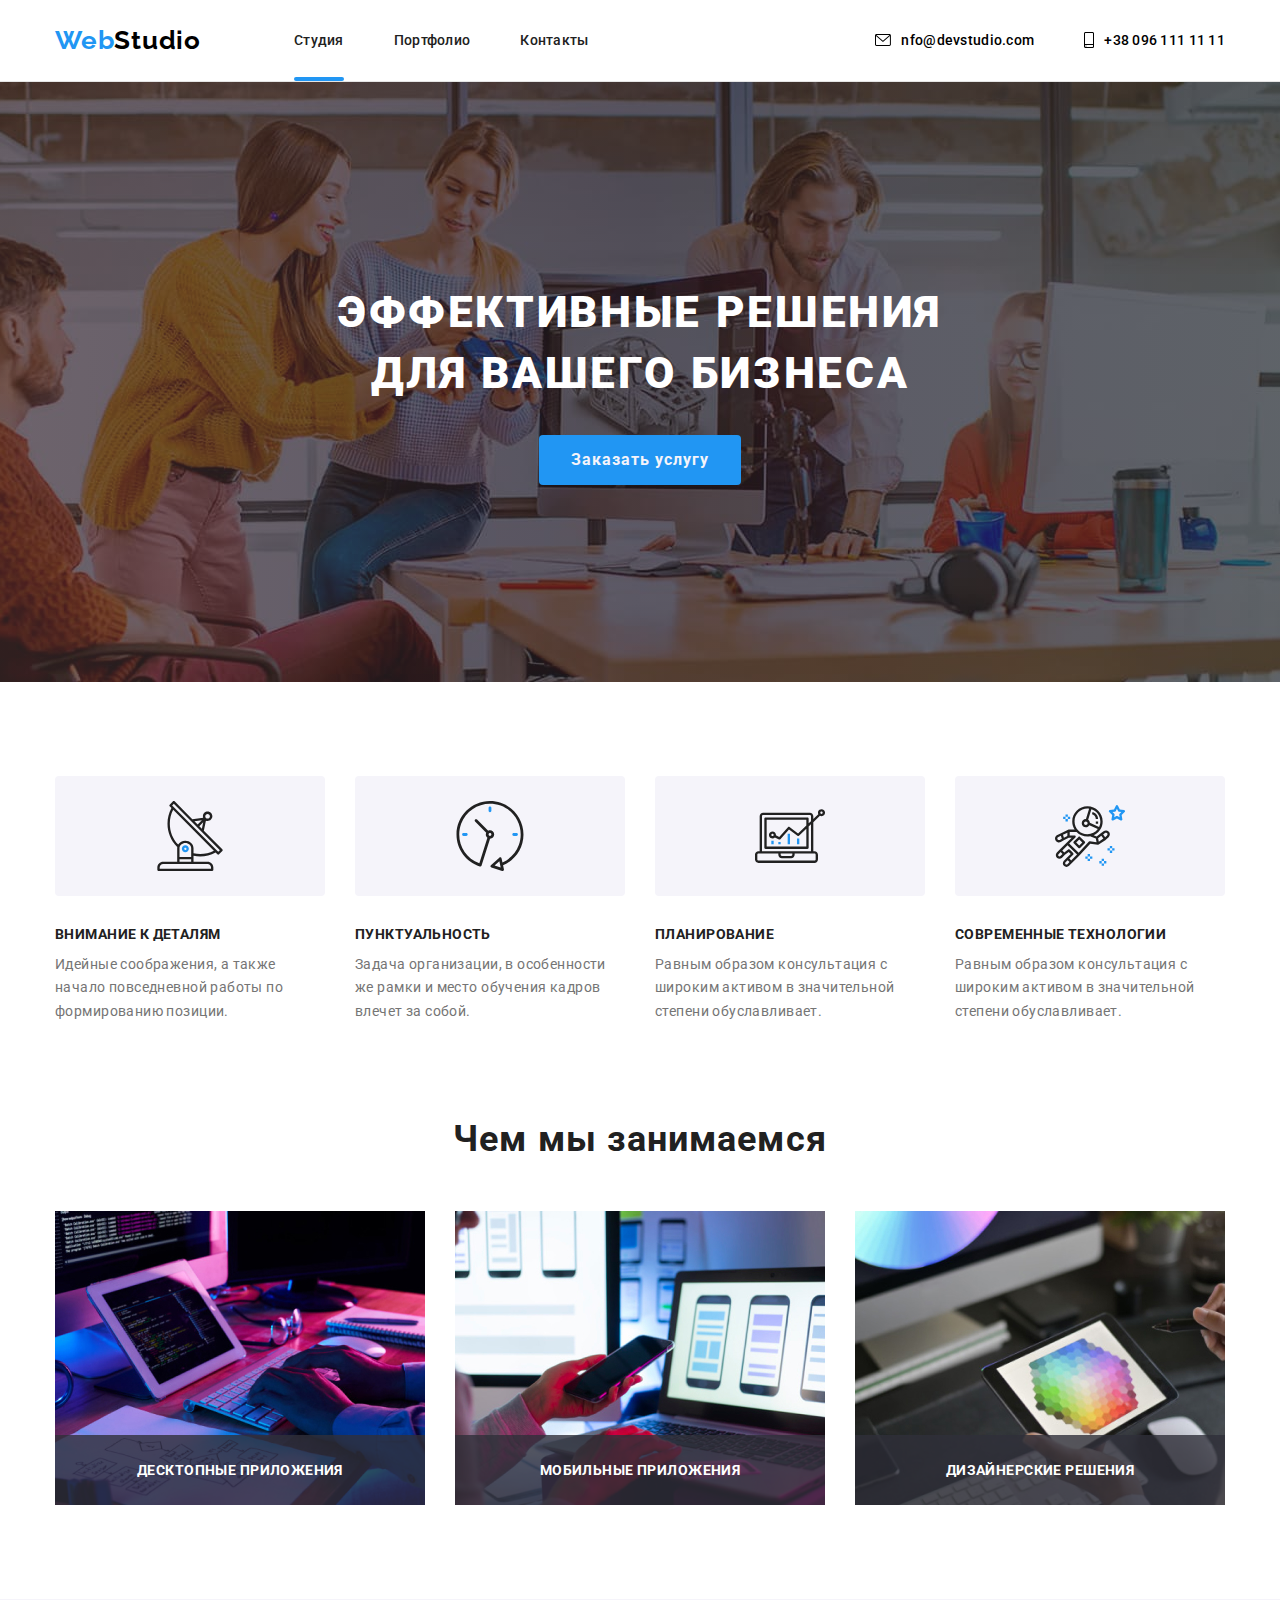
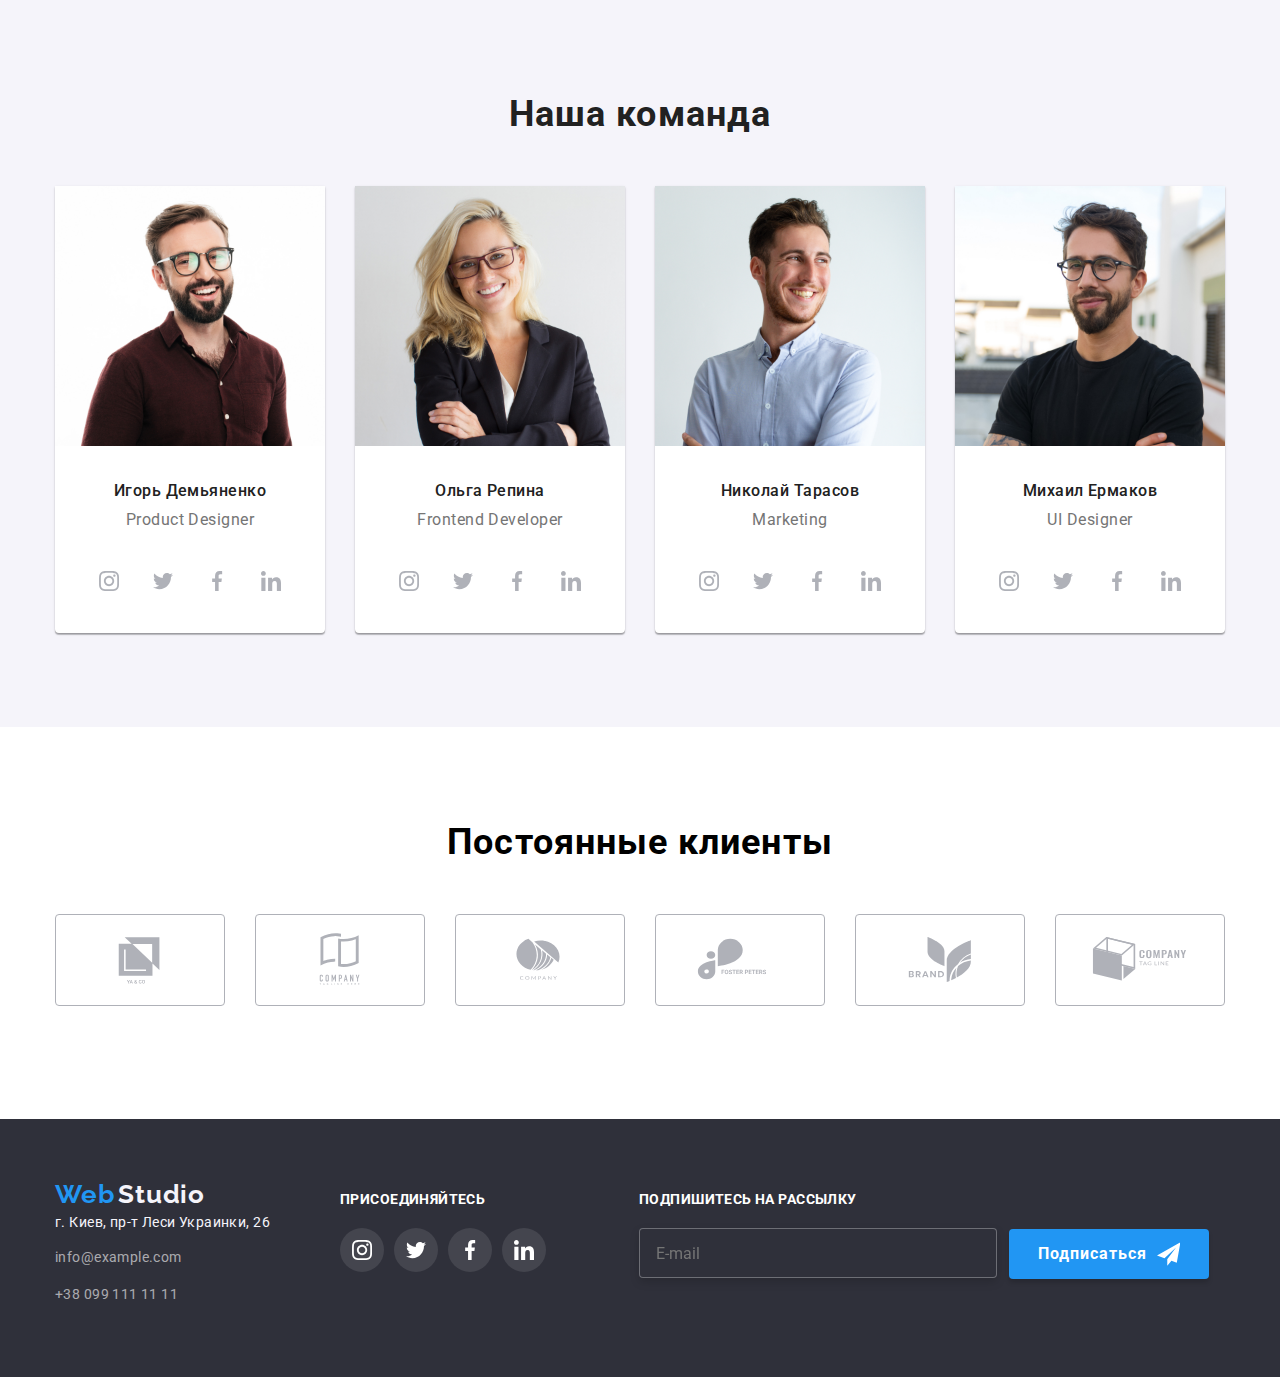
<file: index.html>
<!DOCTYPE html>
<html lang="ru">

<head>
    <meta charset="UTF-8">
    <meta http-equiv="X-UA-Compatible" content="IE=edge">
    <meta name="viewport" content="width=device-width, initial-scale=1.0">
    <title>WebStudio</title>
    <link rel="stylesheet" href="https://cdnjs.cloudflare.com/ajax/libs/modern-normalize/1.1.0/modern-normalize.min.css">
    <link rel="stylesheet" href="./css/main.min.css">
    
    <link rel="preconnect" href="https://fonts.googleapis.com">
    <link rel="preconnect" href="https://fonts.gstatic.com" crossorigin>
    <link href="https://fonts.googleapis.com/css2?family=Raleway:wght@700&family=Roboto:wght@400;500;700;900&display=swap" rel="stylesheet"> 
</head>
<body>
<header class="page-header">
    <div class="conteiner page-header_conteiner">
         <nav class="conteiner-nav">   
                 <a href="index.html" class="logo logo--accent"><span class="web web--accent">Web</span>Studio</a>

                    <ul class="site-nav list">
                         <li class="site-nav_item">
                             <a class="site-nav_link current"  href="index.html">Студия</a>
                         </li>
                         <li class="site-nav_item">
                             <a class="site-nav_link" href="portfolio.html">Портфолио</a>
                         </li>
                         <li class="site-nav_item">
                             <a class="site-nav_link" href="#">Контакты</a>
                         </li>
                    </ul>
         </nav>

        <ul class="list-contacts list">
            <li class="list-contacts__item">
                <a class="list-contacts__register" href="mailto:nfo@devstudio.com">
                    <svg class="list-contacts__mail">
                        <use href="./img/SVG/icons.svg#envelope"></use>
                    </svg> 
                    nfo@devstudio.com
                </a>
            </li>
            <li class="list-contacts__item">
               <a class="list-contacts__register" href="tel:+380961111111">
                    <svg class="list-contacts__tell">
                        <use href="./img/SVG/icons.svg#smartphone"></use>
                    </svg> 
                    +38 096 111 11 11
                </a>
            </li>
        </ul>
    </div>
</header>

<main>
    <div class="conteiner-fon">
        <section class="section-hero">
            <div class="conteiner">
                 <h1 class="section-hero__caption">Эффективные решения для вашего бизнеса</h1>
                    <button class="section-hero__button" data-modal-open  type="button">Заказать услугу</button>   
            </div>
        </section>
    </div>

       <section class="section-post">
            <div class="conteiner">
                <ul class="section-post__list">
                    
                    <li class="section-post__item">
                        <div class="section-post__conteiner">
                            <svg class="section-post__icon">
                                <use href="./img/SVG/icons.svg#antenna"></use>
                            </svg> 
                        </div>
                            <h3 class="section-post__title">Внимание к деталям</h3>
                            <p class="section-post__text"> Идейные соображения, а также начало повседневной работы по формированию позиции.</p>
                    </li>

                    <li class="section-post__item">
                        <div class="section-post__conteiner">
                            <svg class="section-post__icon">
                                 <use href="./img/SVG/icons.svg#clock"></use>
                            </svg> 
                        </div>
                            <h3 class="section-post__title">Пунктуальность</h3>
                            <p class="section-post__text">Задача организации, в особенности же рамки и место обучения кадров влечет за собой.</p>
                    </li>

                    <li class="section-post__item">
                        <div class="section-post__conteiner">
                            <svg class="section-post__icon">
                                 <use href="./img/SVG/icons.svg#diagram"></use>
                            </svg> 
                        </div>
                            <h3 class="section-post__title">Планирование</h3>
                            <p class="section-post__text"> Равным образом консультация с широким активом в значительной степени обуславливает.</p>
                    </li>

                    <li class="section-post__item">
                        <div class="section-post__conteiner">
                            <svg class="section-post__icon">
                                <use href="./img/SVG/icons.svg#astronaut"></use>
                            </svg> 
                        </div>
                            <h3 class="section-post__title">Современные технологии</h3>
                            <p class="section-post__text"> Равным образом консультация с широким активом в значительной степени обуславливает.</p>
                    </li>
                </ul>
            </div>
        </section>

    <section class="section-work">
        <div class="conteiner">
            <h2 class="section-work__caption">Чем мы занимаемся</h2>

                <ul class="section-work__conteiner">

                    <div class="section-work__overlay">
                        <li class="section-work__img"><img src="img/box1.jpg" width="370" alt="Разрабатка программы">
                            <div class="section-work__tip">
                                <p class="section-work__text">Десктопные приложения</p>
                            </div>
                        </li>    
                    </div>
                        

                    <div class="section-work__overlay">
                        <li class="section-work__img"><img src="img/img.jpg" width="370" alt="Мобильное приложение">
                            <div class="section-work__tip">
                                <p class="section-work__text">Мобильные приложения</p>
                            </div>
                        </li>
                    </div>
                       
         
                    <div class="section-work__overlay">
                        <li class="section-work__img"><img src="img/img1.jpg" width="370" alt="Дизайн">
                            <div class="section-work__tip">
                                <p class="section-work__text">Дизайнерские решения</p>
                            </div>
                        </li>    
                    </div>
                </ul>
        </div>
    </section>

      
    <section class="section-team">
        <div class="conteiner">
            <h2 class="section-team__caption">Наша команда</h2> 
                <ul class="section-team__list">
                    <li class="section-team__subtitle">
                        <img class="section-team__picture" src="img/img5.jpg" width="270" alt="Игорь Демьяненко">
                            <h3 class="section-team__name">Игорь Демьяненко</h3>
                                <p class="section-team__job">Product Designer</p>
                                    <ul class="box">
                                        <li>
                                            <a href="#" class="box_button">
                                                <svg class="box_icon">
                                                    <use href="./img/SVG/icons.svg#instagram"></use>
                                                </svg>  
                                            </a>
                                        </li>

                                        <li>
                                            <a href="#" class="box_button">
                                                <svg class="box_icon">
                                                    <use href="./img/SVG/icons.svg#twitter"></use>
                                                </svg>  
                                             </a>
                                       </li>

                                       <li>
                                           <a href="#" class="box_button">
                                                <svg class="box_icon" >
                                                    <use href="./img/SVG/icons.svg#facebook"></use>
                                                </svg>  
                                            </a>
                                       </li>

                                       <li>
                                           <a href="#" class="box_button">
                                                <svg class="box_icon" >
                                                    <use href="./img/SVG/icons.svg#linkedin"></use>
                                                </svg>  
                                            </a>
                                       </li>
                                   </ul>
                    </li>

                    <li class="section-team__subtitle">
                        <img class="section-team__picture" src="img/img4.jpg" width="270" alt="Ольга Репина">
                            <h3 class="section-team__name">Ольга Репина</h3>
                                <p class="section-team__job">Frontend Developer</p>
                                    <ul class="box">
                                        <li>
                                            <a href="#" class="box_button">
                                                <svg class="box_icon">
                                                    <use href="./img/SVG/icons.svg#instagram"></use>
                                                </svg>  
                                            </a>
                                        </li>

                                        <li>
                                            <a href="#" class="box_button">
                                                <svg class="box_icon">
                                                    <use href="./img/SVG/icons.svg#twitter"></use>
                                                </svg>  
                                            </a>
                                        </li>

                                        <li>
                                            <a href="#" class="box_button">
                                                <svg class="box_icon" >
                                                   <use href="./img/SVG/icons.svg#facebook"></use>
                                                </svg>  
                                            </a>
                                        </li>

                                        <li>
                                            <a href="#" class="box_button">
                                                <svg class="box_icon" >
                                                    <use href="./img/SVG/icons.svg#linkedin"></use>
                                                </svg>  
                                            </a>
                                        </li>
                                    </ul>
                                </li>

                                <li class="section-team__subtitle">
                                    <img class="section-team__picture" src="img/img2.jpg" width="270" alt="Николай Тарасов">
                                        <h3 class="section-team__name">Николай Тарасов</h3>
                                            <p class="section-team__job">Marketing</p>
                                                <ul class="box">
                                                    <li>
                                                        <a href="#" class="box_button">
                                                            <svg class="box_icon">
                                                                <use href="./img/SVG/icons.svg#instagram"></use>
                                                            </svg>  
                                                        </a>
                                                    </li>

                                                    <li>
                                                        <a href="#" class="box_button">
                                                            <svg class="box_icon">
                                                                <use href="./img/SVG/icons.svg#twitter"></use>
                                                            </svg>  
                                                        </a>
                                                    </li>

                                                    <li>
                                                        <a href="#" class="box_button">
                                                            <svg class="box_icon" >
                                                                <use href="./img/SVG/icons.svg#facebook"></use>
                                                            </svg>  
                                                        </a>
                                                    </li>

                                                    <li>
                                                        <a href="#" class="box_button">
                                                            <svg class="box_icon" >
                                                                <use href="./img/SVG/icons.svg#linkedin"></use>
                                                            </svg>  
                                                        </a>
                                                    </li>
                                                </ul>
                                </li>

                                <li class="section-team__subtitle">
                                    <img class="section-team__picture" src="img/img3.jpg" width="270" alt="Михаил Ермаков">
                                        <h3 class="section-team__name">Михаил Ермаков</h3>
                                            <p class="section-team__job">UI Designer</p>
                                                <ul class="box">
                                                    <li>
                                                        <a href="#" class="box_button">
                                                            <svg class="box_icon">
                                                                <use href="./img/SVG/icons.svg#instagram"></use>
                                                            </svg>  
                                                        </a>
                                                    </li>

                                                    <li>
                                                        <a href="#" class="box_button">
                                                            <svg class="box_icon">
                                                                <use href="./img/SVG/icons.svg#twitter"></use>
                                                            </svg>  
                                                        </a>
                                                    </li>

                                                    <li>
                                                        <a href="#" class="box_button">
                                                            <svg class="box_icon" >
                                                                <use href="./img/SVG/icons.svg#facebook"></use>
                                                            </svg>  
                                                        </a>
                                                    </li>

                                                    <li>
                                                        <a href="#" class="box_button">
                                                            <svg class="box_icon" >
                                                                <use href="./img/SVG/icons.svg#linkedin"></use>
                                                            </svg>  
                                                        </a>
                                                    </li>
                                                </ul>
                                </li>
            </ul>
        </div>
    </section>
 

    <section class="section-clients">
        <div class="conteiner">
            <h2 class="section-clients__caption">Постоянные клиенты</h2>
                <ul class="section-clients__list">

                    <li>
                        <a href="#" class="section-clients__subtitle">
                            <svg class="section-clients__logo ">
                                <use href="./img/SVG/icons.svg#Logo"></use>
                            </svg>  
                        </a>
                    </li>

                    <li>
                        <a href="#" class="section-clients__subtitle">
                            <svg class="section-clients__logo">
                                <use href="./img/SVG/icons.svg#Logo-1"></use>
                            </svg> 
                        </a>
                    </li>

                    <li> 
                        <a href="#" class="section-clients__subtitle">
                            <svg class="section-clients__logo">
                                <use class="box-button-clien" href="./img/SVG/icons.svg#Logo-2"></use>
                            </svg> 
                        </a>
                    </li>

                    <li >
                        <a href="#" class="section-clients__subtitle">
                            <svg class="section-clients__logo">
                                <use href="./img/SVG/icons.svg#Logo-3"></use>
                            </svg> 
                        </a>
                    </li>

                    <li> 
                        <a href="#" class="section-clients__subtitle">
                            <svg class="section-clients__logo">
                                <use href="./img/SVG/icons.svg#Logo-4"></use>
                            </svg>  
                        </a> 
                    </li>

                    <li>
                        <a href="#" class="section-clients__subtitle">
                            <svg class="section-clients__logo">
                                <use href="./img/SVG/icons.svg#Logo-5"></use>
                            </svg> 
                        </a>
                    </li>
                </ul>
        </div>
    </section>
</main>

<footer class="section-footer">
    <div class="section-footer__box conteiner">

        <div class="footer-aside">

            <div class="box-logo">
                <span class="web web--color">Web</span> <span class="logo logo--color">Studio</span>
            </div>
            <address> 
                <p class="address">г. Киев, пр-т Леси Украинки, 26</p>
                    <ul class="footer-items">
                        <li class="footer-items__item">
                            <a class="footer-items__contact" href="mailto:info@example.com">info@example.com</a>
                        </li>
                        <li class="footer-items__item">
                            <a class="footer-items__contact" href="tel:+380991111111">+38 099 111 11 11</a>
                        </li>
                    </ul>
            </address>
        </div>
     
        <div class="footer-networks">
            <div class="footer-networks__holder">
                <h3 class="footer-networks__title">присоединяйтесь</h3>
                    <ul class="box">
                        <li>
                            <a href="#"  class="box__button box__button--color">
                                <svg class="box__icon box__icon--color">
                                    <use href="./img/SVG/icons.svg#instagram"></use>
                                </svg>  
                            </a>
                        </li>
                        <li>
                            <a href="#"  class="box__button box__button--color">
                                <svg class="box__icon box__icon--color">
                                    <use href="./img/SVG/icons.svg#twitter"></use>
                                </svg>  
                            </a>
                        </li>
                        <li>
                            <a href="#"  class="box__button box__button--color">
                                <svg class="box__icon box__icon--color">
                                    <use href="./img/SVG/icons.svg#facebook"></use>
                                </svg>  
                            </a>
                        </li>
                        <li>
                            <a href="#"  class="box__button box__button--color">
                                <svg class="box__icon box__icon--color">
                                    <use href="./img/SVG/icons.svg#linkedin"></use>
                                </svg>  
                            </a>
                        </li>
                    </ul>
            </div>
        </div>

        <div class="footer-subscribe">
            <h3 class="footer-subscribe__title">Подпишитесь на рассылку</h3>
                <form>
                    <input type="email" name="email" id="email" placeholder="E-mail" class="footer-subscribe__email">
                    <button type="submit" class="footer-subscribe__button">
                        <span class="footer-subscribe__text">Подписаться</span>
                            <svg class="footer-subscribe__icon">
                                <use href="./img/SVG/icons.svg#iconsend"></use>
                          </svg>
                    </button>
                </form>
        </div>

    </div>
</footer>

<div class="backdrop is-hidden" data-modal>
    <div class="modal">
        <button class="close" data-modal-close> 
            <svg class="close-img">
                <use href="./img/SVG/icons.svg#close"></use>
            </svg>
        </button>

        <div class="modal-box">
           <p class="modal-text">Оставьте свои данные, мы вам перезвоним</p>
            <ul class="modal-box-list">
                <li class="modal-box-item">
                    <label for="text" class="modal-box-text">Имя</label>
                        <div class="modal-box-united">
                            <input type="text" name="text" id="text" class="modal-box-border">
                                <svg class="modal-box-icons">
                                    <use href="./img/SVG/icons.svg#person-black"></use>
                                </svg>
                        </div>  
                </li>

                <li class="modal-box-item">
                    <label for="tel" class="modal-box-text">Телефон</label>
                        <div class="modal-box-united">
                            <input type="tel" name="tel" id="tel" class="modal-box-border">
                                <svg class="modal-box-icons">
                                    <use href="./img/SVG/icons.svg#phone-black"></use>
                                </svg>
                        </div> 
                </li>

                <li class="modal-box-item">
                    <label for="mail" class="modal-box-text">Почта</label>
                        <div class="modal-box-united">
                            <input type="email" name="mail" id="mail" class="modal-box-border">
                                <svg class="modal-box-icons">
                                    <use href="./img/SVG/icons.svg#email-black"></use>
                                </svg>
                        </div>
                </li>

                <li class="modal-box-item">
                    <label for="comment" class="modal-box-text">Комментарий</label>
                        <textarea name="comment" id="comment" class="comment-box" placeholder="Введите текст"></textarea>
                </li>
            </ul>
            <div class="checkbox-markup">
                <input type="checkbox" id="checkbox" name="checkbox" class="checkbox-input">
                    <svg class="checkbox-icon">
                        <use href="./img/SVG/icons.svg#icon-check"></use>
                    </svg>
                <label for="checkbox" class="checkbox-text">Соглашаюсь с рассылкой и принимаю <a class="checkbox-input-text" href="#">Условия договора</a></label>
            </div>
            <button type="submit" class="modal-box-button">Отправить</button>
        </div>
    </div>
</div>

<script src="./js/modal.js"></script>
</body>
</html>
</file>
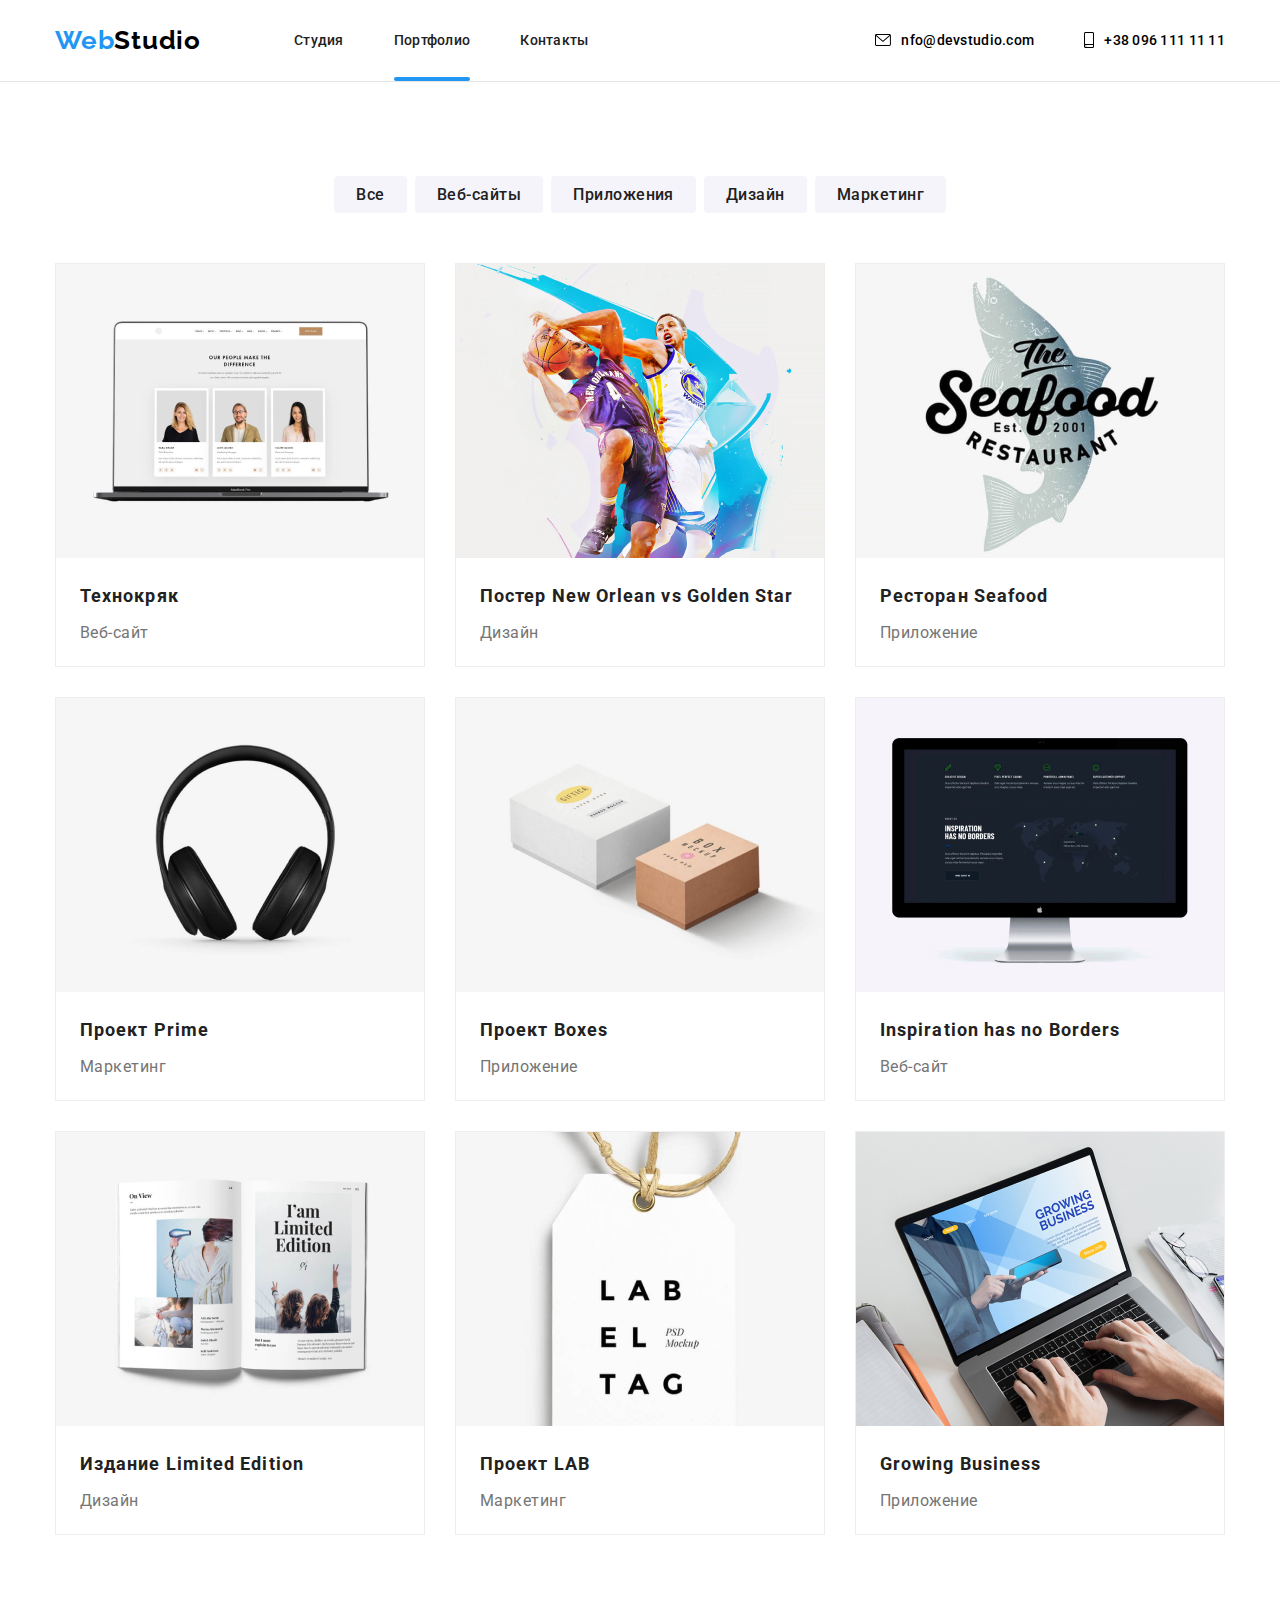
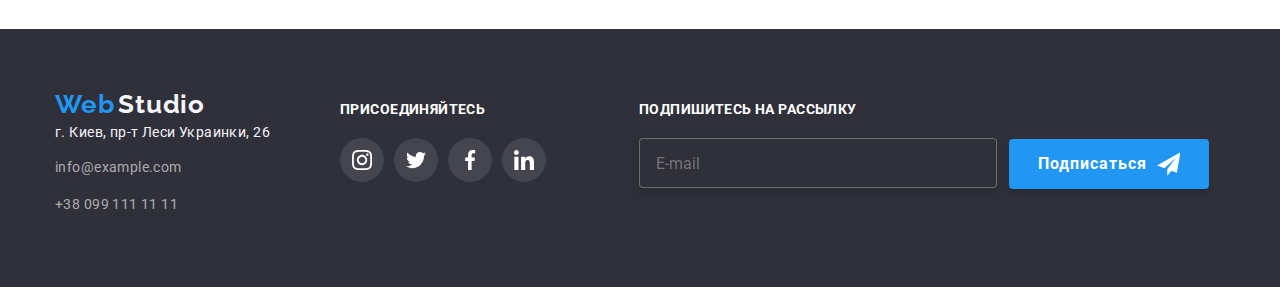
<file: portfolio.html>
<!DOCTYPE html>
<html lang="ru">
<head>
    <meta charset="UTF-8">
    <meta http-equiv="X-UA-Compatible" content="IE=edge">
    <meta name="viewport" content="width=device-width, initial-scale=1.0">
    <title>WebStudio</title>
    <link rel="stylesheet" href="https://cdnjs.cloudflare.com/ajax/libs/modern-normalize/1.1.0/modern-normalize.min.css">
    <link rel="stylesheet" href="./css/main.min.css">
    
    <link rel="preconnect" href="https://fonts.googleapis.com">
    <link rel="preconnect" href="https://fonts.gstatic.com" crossorigin>
    <link href="https://fonts.googleapis.com/css2?family=Raleway:wght@700&family=Roboto:wght@400;500;700;900&display=swap" rel="stylesheet">  
</head>
<body>
    <header class="page-header">
        <div class="conteiner page-header_conteiner">
             <nav class="conteiner-nav">   
                     <a href="index.html" class="logo"><span class="web">Web</span>Studio</a>
                        <ul class="site-nav list">
                             <li class="site-nav_item">
                                 <a class="site-nav_link"  href="index.html">Студия</a>
                             </li>
                             <li class="site-nav_item">
                                 <a class="site-nav_link current" href="portfolio.html">Портфолио</a>
                             </li>
                             <li class="site-nav_item">
                                 <a class="site-nav_link" href="#">Контакты</a>
                             </li>
                        </ul>
             </nav>
    
            <ul class="list-contacts list">
                <li class="list-contacts__item">
                    <a class="list-contacts__register" href="mailto:nfo@devstudio.com">
                        <svg class="list-contacts__mail">
                            <use href="./img/SVG/icons.svg#envelope"></use>
                        </svg> 
                        nfo@devstudio.com
                    </a>
                </li>
                <li class="list-contacts__item">
                   <a class="list-contacts__register" href="tel:+380961111111">
                        <svg class="list-contacts__tell">
                            <use href="./img/SVG/icons.svg#smartphone"></use>
                        </svg> 
                        +38 096 111 11 11
                    </a>
                </li>
            </ul>
        </div>
    </header>

<main>
    <section class="section-examples">
        <div class="conteiner">
            <ul class="button-conteiner">
                <li class="button-conteiner__item"><button class="button-conteiner__bar" type="button">Все</button></li>
                <li class="button-conteiner__item"><button class="button-conteiner__bar" type="button">Веб-сайты</button></li>
                <li class="button-conteiner__item"><button class="button-conteiner__bar" type="button">Приложения</button></li>
                <li class="button-conteiner__item"><button class="button-conteiner__bar" type="button">Дизайн</button></li>
                <li class="button-conteiner__item"><button class="button-conteiner__bar" type="button">Маркетинг</button></li>
            </ul>
     
            <ul class="examples-conteiner">
                <li class="examples-conteiner__border">
                    <div class="examples-conteiner__img">
                        <img src="./img/Технокряк.jpg" class="examples-conteiner__picture" alt="Веб-сайт" width="370">
                            <div class="examples-conteiner__overlay">
                                <div class="examples-conteiner__item">
                                    <p class="examples-conteiner__paragraph"> Ресурс предлагает комплексные предложения с разным уровнем функционала и сервисов. Все это позволит посетителю получить исчерпывающие сведения о компании или частном лице</p>
                                </div>
                            </div>
                    </div>  

                    <div class="examples-table">   
                        <h3 class="examples-table__title">Технокряк</h3>
                        <p class="examples-table__text">Веб-сайт</p>
                    </div>
                </li>
           
                <li class="examples-conteiner__border">
                    <div class="examples-conteiner__img">
                        <img src="./img/Постер.jpg" class="examples-conteiner__picture" alt="Дизайн" width="370">
                            <div class="examples-conteiner__overlay">
                                <div class="examples-conteiner__item">
                                    <p class="examples-conteiner__paragraph"> Ресурс предлагает комплексные предложения с разным уровнем функционала и сервисов. Все это позволит посетителю получить исчерпывающие сведения о компании или частном лице</p>   
                                </div>
                            </div>
                    </div>  

                    <div class="examples-table">
                        <h3 class="examples-table__title">Постер New Orlean vs Golden Star</h3>
                        <p class="examples-table__text">Дизайн</p>
                    </div>
                </li>

                <li class="examples-conteiner__border">
                    <div class="examples-conteiner__img">
                        <img src="./img/Ресторан.jpg" class="examples-conteiner__picture" alt="Приложение" width="370">
                            <div class="examples-conteiner__overlay">
                                <div class="examples-conteiner__item">
                                    <p class="examples-conteiner__paragraph"> Ресурс предлагает комплексные предложения с разным уровнем функционала и сервисов. Все это позволит посетителю получить исчерпывающие сведения о компании или частном лице</p>
                                </div>
                            </div>
                    </div>
                    <div class="examples-table">
                        <h3 class="examples-table__title">Ресторан Seafood</h3>
                        <p class="examples-table__text">Приложение</p>
                    </div>
                </li>

                <li class="examples-conteiner__border">
                    <div class="examples-conteiner__img">
                        <img src="./img/prime.jpg" class="examples-conteiner__picture" alt="Маркетинг" width="370">
                            <div class="examples-conteiner__overlay">
                                <div class="examples-conteiner__item">
                                    <p class="examples-conteiner__paragraph"> Ресурс предлагает комплексные предложения с разным уровнем функционала и сервисов. Все это позволит посетителю получить исчерпывающие сведения о компании или частном лице</p>
                                </div>
                            </div>
                    </div>
                    <div class="examples-table">
                        <h3 class="examples-table__title">Проект Prime</h3>
                        <p class="examples-table__text">Маркетинг</p>
                    </div>
                </li>

                <li class="examples-conteiner__border">
                    <div class="examples-conteiner__img">
                        <img src="./img/boxes.jpg" class="examples-conteiner__picture" alt="Приложение" width="370">
                            <div class="examples-conteiner__overlay">
                                <div class="examples-conteiner__item">
                                    <p class="examples-conteiner__paragraph"> Ресурс предлагает комплексные предложения с разным уровнем функционала и сервисов. Все это позволит посетителю получить исчерпывающие сведения о компании или частном лице</p>
                                </div>
                            </div>
                    </div>
                    <div class="examples-table">
                        <h3 class="examples-table__title">Проект Boxes</h3>
                        <p class="examples-table__text">Приложение</p>
                    </div>
                </li>

                <li class="examples-conteiner__border">
                    <div class="examples-conteiner__img">
                        <img src="./img/Borders.jpg" class="examples-conteiner__picture" alt="Веб-сайт" width="370">
                            <div class="examples-conteiner__overlay">
                                <div class="examples-conteiner__item">
                                <p class="examples-conteiner__paragraph"> Ресурс предлагает комплексные предложения с разным уровнем функционала и сервисов. Все это позволит посетителю получить исчерпывающие сведения о компании или частном лице</p>
                                </div>
                            </div>
                    </div>
                    <div class="examples-table">
                        <h3 class="examples-table__title">Inspiration has no Borders</h3>
                        <p class="examples-table__text">Веб-сайт</p>
                    </div>
                </li>

                <li class="examples-conteiner__border">
                    <div class="examples-conteiner__img">
                        <img src="./img/Издание.jpg" class="examples-conteiner__picture" alt="Дизайн" width="370">
                            <div class="examples-conteiner__overlay">
                                <div class="examples-conteiner__item">
                                    <p class="examples-conteiner__paragraph"> Ресурс предлагает комплексные предложения с разным уровнем функционала и сервисов. Все это позволит посетителю получить исчерпывающие сведения о компании или частном лице</p>
                                </div>
                            </div>
                    </div>
                    <div class="examples-table">
                        <h3 class="examples-table__title">Издание Limited Edition</h3>
                        <p class="examples-table__text">Дизайн</p>
                    </div>
                </li>

                <li class="examples-conteiner__border">
                    <div class="examples-conteiner__img">
                        <img src="./img/Проект.jpg" class="examples-conteiner__picture" alt="Маркетинг" width="370">
                            <div class="examples-conteiner__overlay">
                                <div class="examples-conteiner__item">
                                    <p class="examples-conteiner__paragraph"> Ресурс предлагает комплексные предложения с разным уровнем функционала и сервисов. Все это позволит посетителю получить исчерпывающие сведения о компании или частном лице</p>
                                </div>
                            </div>
                    </div>
                    <div class="examples-table">
                        <h3 class="examples-table__title">Проект LAB</h3>
                        <p class="examples-table__text">Маркетинг</p>
                    </div>
                </li>

                <li class="examples-conteiner__border">
                    <div class="examples-conteiner__img">
                        <img src="./img/Business.jpg" class="examples-conteiner__picture" alt="Приложение" width="370">
                            <div class="examples-conteiner__overlay">
                                <div class="examples-conteiner__item">
                                    <p class="examples-conteiner__paragraph"> Ресурс предлагает комплексные предложения с разным уровнем функционала и сервисов. Все это позволит посетителю получить исчерпывающие сведения о компании или частном лице</p>
                                </div>
                            </div>
                    </div>
                    <div class="examples-table">
                        <h3 class="examples-table__title">Growing Business</h3>
                        <p class="examples-table__text">Приложение</p>
                   </div>
                </li>
            </ul>
        </div>
    </section>
</main>

<footer class="section-footer">
    <div class="section-footer__box conteiner">

        <div class="footer-aside">

            <div class="box-logo">
                <span class="web web--color">Web</span> <span class="logo logo--color">Studio</span>
            </div>
            <address> 
                <p class="address">г. Киев, пр-т Леси Украинки, 26</p>
                    <ul class="footer-items">
                        <li class="footer-items__item">
                            <a class="footer-items__contact" href="mailto:info@example.com">info@example.com</a>
                        </li>
                        <li class="footer-items__item">
                            <a class="footer-items__contact" href="tel:+380991111111">+38 099 111 11 11</a>
                        </li>
                    </ul>
            </address>
        </div>
     
        <div class="footer-networks">
            <div class="footer-networks__holder">
                <h3 class="footer-networks__title">присоединяйтесь</h3>
                    <ul class="box">
                        <li>
                            <a href="#"  class="box__button box__button--color">
                                <svg class="box__icon box__icon--color">
                                    <use href="./img/SVG/icons.svg#instagram"></use>
                                </svg>  
                            </a>
                        </li>
                        <li>
                            <a href="#"  class="box__button box__button--color">
                                <svg class="box__icon box__icon--color">
                                    <use href="./img/SVG/icons.svg#twitter"></use>
                                </svg>  
                            </a>
                        </li>
                        <li>
                            <a href="#"  class="box__button box__button--color">
                                <svg class="box__icon box__icon--color">
                                    <use href="./img/SVG/icons.svg#facebook"></use>
                                </svg>  
                            </a>
                        </li>
                        <li>
                            <a href="#"  class="box__button box__button--color">
                                <svg class="box__icon box__icon--color">
                                    <use href="./img/SVG/icons.svg#linkedin"></use>
                                </svg>  
                            </a>
                        </li>
                    </ul>
            </div>
        </div>

        <div class="footer-subscribe">
            <h3 class="footer-subscribe__title">Подпишитесь на рассылку</h3>
                <form>
                    <input type="email" name="email" id="email" placeholder="E-mail" class="footer-subscribe__email">
                    <button type="submit" class="footer-subscribe__button">
                        <span class="footer-subscribe__text">Подписаться</span>
                            <svg class="footer-subscribe__icon">
                                <use href="./img/SVG/icons.svg#iconsend"></use>
                          </svg>
                    </button>
                </form>
        </div>

    </div>
</footer>
    
    

</body>
</html>
</file>
<file: css/main.min.css>
html{box-sizing:border-box}*,*::before,*::after{box-sizing:inherit}ol,ul,li{margin:0;padding:0}h1,h2,h3,h4,h5,h6{margin:0;padding:0}p{margin:0;padding:0}a{display:inline-block}body{font-family:"Roboto",sans-serif;background-color:#fff}.conteiner{width:1200px;padding-left:15px;padding-right:15px;margin-left:auto;margin-right:auto}.web{font-family:"Raleway";font-style:normal;font-weight:700;font-size:26px;line-height:1.2;letter-spacing:.03em;color:#2196f3;text-decoration:none}.logo{font-family:"Raleway";font-style:normal;font-weight:700;font-size:26px;line-height:1.2;letter-spacing:.03em;color:#000;text-decoration:none;transition:color 250ms cubic-bezier(0.4, 0, 0.2, 1)}.examples-conteiner,.button-conteiner,.section-clients__list,.section-team__list,.section-post__item,.footer-items,.list-contacts,.site-nav{list-style:none}.page-header{border-bottom:1px solid #e5e5e5}.page-header_conteiner{display:flex;align-items:center}.conteiner-nav{display:flex;align-items:center}.logo--accent:hover,.logo--accent:focus{color:#2196f3}.site-nav{display:flex;margin-left:93px}.site-nav_link{display:block;padding-top:32px;padding-bottom:32px;font-style:normal;font-weight:500;font-size:14px;line-height:1.2;letter-spacing:.02em;color:#212121;text-decoration:none;transition:color 250ms cubic-bezier(0.4, 0, 0.2, 1)}.site-nav_link:hover,.site-nav_link:focus{color:#2196f3}.site-nav_item{position:relative}.site-nav_item+.site-nav_item{margin-left:50px}.current:after{position:absolute;display:block;content:" ";width:100%;height:4px;border-radius:2px;background-color:#2196f3;bottom:0;left:0}.list-contacts{display:flex;align-items:center;margin-left:auto}.list-contacts__item+.list-contacts__item{margin-left:50px}.list-contacts__register{display:flex;font-style:normal;font-weight:500;font-size:14px;line-height:1.2;letter-spacing:.02em;color:var(--secondary-text-color);text-decoration:none;align-items:center;justify-content:center;transition:color 250ms cubic-bezier(0.4, 0, 0.2, 1)}.list-contacts__register:hover,.list-contacts__register:focus{color:#2196f3}.list-contacts__mail{width:16px;height:12px;margin-right:10px;cursor:pointer;transition:fill 250ms cubic-bezier(0.4, 0, 0.2, 1)}.list-contacts__mail:hover,.list-contacts__mail:focus{fill:#2196f3}.list-contacts__item:hover .list-contacts__mail,.list-contacts__item:focus .list-contacts__mail{fill:#2196f3}.list-contacts__tell{width:10px;height:16px;margin-right:10px;cursor:pointer;transition:fill 250ms cubic-bezier(0.4, 0, 0.2, 1)}.list-contacts__tell:hover,.list-contacts__tell:focus{fill:#2196f3}.list-contacts__item:hover .list-contacts__tell,.list-contacts__item:focus .list-contacts__tell{fill:#2196f3}.section-footer{padding-top:60px;padding-bottom:60px;background-color:#2f303a}.section-footer__box{display:flex}.footer-aside{display:block}.box{margin-bottom:20px}.web--color{color:#2196f3}.logo--color{color:#f5f4fa}.footer-networks{display:flex;margin-top:12px;margin-left:70px}.footer-networks__holder{display:block}.footer-networks__title{font-style:normal;font-weight:700;font-size:14px;line-height:1.2;letter-spacing:.03em;text-transform:uppercase;color:#fff;margin-bottom:20px;text-align:left}.box{display:flex;width:206px;height:44px;list-style:none;margin-left:auto;margin-right:auto;margin-bottom:30px;justify-content:space-between}.box__button{border:none;width:44px;height:44px;padding:12px;background-color:#fff;border-radius:120px;cursor:pointer;transition:background-color 250ms cubic-bezier(0.4, 0, 0.2, 1)}.box__button:hover,.box__button:focus{background-color:#2196f3}.box__button--color{background-color:rgba(255,255,255,.1)}.box__icon{width:20px;height:20px;cursor:pointer;fill:#afb1b8;transition:fill 250ms cubic-bezier(0.4, 0, 0.2, 1)}.box__icon:hover,.box__icon:focus{fill:#fff}.box__button:hover .box__icon,.box__button:focus .box__icon{fill:#fff}.box__icon--color{fill:#fff}.footer-subscribe{display:block;width:570px;height:86px;margin-left:93px;margin-top:12px;margin-bottom:20px;padding:0}.footer-subscribe__title{font-style:normal;font-weight:700;font-size:14px;line-height:1.2;letter-spacing:.03em;text-transform:uppercase;margin-bottom:20px;color:#fff}.footer-subscribe__email{display:inline-block;width:358px;height:50px;border:1px solid rgba(255,255,255,.3);filter:drop-shadow(0px 4px 4px rgba(0, 0, 0, 0.15));border-radius:4px;background:#2f303a;margin-right:8px;padding-top:15px;padding-bottom:15px;padding-left:16px;color:rgba(255,255,255,.6)}.footer-subscribe__button{display:inline-flex;align-items:center;justify-content:center;width:200px;height:50px;padding:10px 29px;background:#2196f3;box-shadow:0px 4px 4px rgba(0,0,0,.15);border-radius:4px;border:none;cursor:pointer;margin:0}.footer-subscribe__text{display:block;font-style:normal;font-weight:700;font-size:16px;line-height:1.9;letter-spacing:.06em;color:#fff;margin-right:10px}.footer-subscribe__icon{display:block;width:24px;height:24px;-o-object-fit:cover;object-fit:cover;background-size:cover;margin:0;bottom:0}.address{font-style:normal;font-weight:400;font-size:14px;line-height:1.7;letter-spacing:.03em;color:#f5f4fa;margin-bottom:9px}.footer-items__contact{font-style:normal;font-weight:400;font-size:14px;line-height:2;letter-spacing:.03em;color:rgba(255,255,255,.6);text-decoration:none;margin-bottom:9px;transition:color 250ms cubic-bezier(0.4, 0, 0.2, 1)}.footer-items__contact:hover,.footer-items__contact:focus{color:#2196f3}.conteiner-fon{max-width:1600px;height:600px;margin-left:auto;margin-right:auto;background-image:linear-gradient(to right, rgba(85, 62, 62, 0.5), rgba(49, 40, 49, 0.5), rgba(55, 61, 55, 0.5)),url(../img/Fon.jpg);background-position:center;background-size:cover;background-repeat:no-repeat}.section-hero{text-align:center;padding-top:200px;padding-bottom:200px}.section-hero__caption{width:696px;margin-left:auto;margin-right:auto;margin-bottom:30px;font-style:normal;font-weight:900;font-size:44px;line-height:1.4;text-align:center;letter-spacing:.06em;text-transform:uppercase;color:#fff}.section-hero__button{padding:10px 32px;font-style:normal;font-weight:700;font-size:16px;line-height:1.9;align-items:center;text-align:center;letter-spacing:.06em;color:#f5f4fa;background-color:#2196f3;min-width:200px;height:50px;border-radius:4px;cursor:pointer;border:rgba(0,0,0,0)}.section-hero__button:hover,.section-hero__button:focus{color:#000;box-shadow:0px 4px 4px rgba(0,0,0,.15)}.section-post{text-align:center;padding-bottom:94px;padding-top:94px}.section-post__list{display:flex;gap:30px}.section-post__item{width:370px;text-align:left}.section-post__conteiner{width:270px;height:120px;background-repeat:no-repeat;background-position:center;background-color:#f5f4fa;border-radius:4px;margin-bottom:30px;display:flex;justify-content:center;align-items:center}.section-post__icon{width:70px;height:70px}.section-post__title{margin-bottom:10px;font-style:normal;font-weight:700;font-size:14px;line-height:1.2;letter-spacing:.03em;text-transform:uppercase;color:#212121}.section-post__text{font-style:normal;font-weight:400;font-size:14px;line-height:1.7;letter-spacing:.03em;color:#757575}.section-work{padding-bottom:94px}.section-work__caption{margin-bottom:50px;font-style:normal;font-weight:700;font-size:36px;line-height:1.2;text-align:center;letter-spacing:.03em;color:#212121}.section-work__conteiner{display:flex;gap:30px}.section-work__overlay{position:relative}.section-work__img{display:flex}.section-work__tip{display:flex;width:100%;height:70px;background:rgba(47,48,58,.8);justify-content:center;align-items:center;position:absolute;bottom:0;left:0}.section-work__text{display:block;font-style:normal;font-weight:700;font-size:14px;line-height:1.2;text-align:center;letter-spacing:.03em;text-transform:uppercase;color:#fff}.section-team{padding-bottom:94px;padding-top:94px;margin-left:auto;margin-right:auto;background-color:#f5f4fa}.section-team__caption{margin-bottom:50px;font-style:normal;font-weight:700;font-size:36px;line-height:1.2;text-align:center;letter-spacing:.03em;color:#212121}.section-team__list{display:flex;justify-content:space-between}.section-team__subtitle{border:#fff;box-shadow:0px 1px 3px rgba(0,0,0,.12),0px 1px 1px rgba(0,0,0,.14),0px 2px 1px rgba(0,0,0,.2);border-radius:0px 0px 4px 4px;background:#fff}.section-team__picture{margin-bottom:30px}.section-team__name{margin-bottom:10px;font-style:normal;font-weight:500;font-size:16px;line-height:1.2;text-align:center;letter-spacing:.03em;color:#212121}.section-team__job{margin-bottom:30px;font-family:"Roboto";font-style:normal;font-weight:400;font-size:16px;line-height:1.2;text-align:center;letter-spacing:.03em;color:#757575}.section-clients{padding-top:94px;padding-bottom:113px}.section-clients__caption{font-style:normal;font-weight:700;font-size:36px;line-height:1.2;text-align:center;letter-spacing:.03em;color:var(--primary-text-color);margin-bottom:50px}.section-clients__subtitle{display:flex;width:170px;height:92px;list-style:none;border:1px solid #afb1b8;border-radius:4px;align-items:center;cursor:pointer;justify-content:center;transition:border-color 250ms cubic-bezier(0.4, 0, 0.2, 1)}.section-clients__subtitle:hover,.section-clients__subtitle:focus{border-color:#2196f3}.section-clients__list{display:flex;gap:30px}.section-clients__logo{display:block;width:106px;height:60px;fill:#afb1b8;cursor:pointer;transition:fill 250ms cubic-bezier(0.4, 0, 0.2, 1)}.section-clients__subtitle:hover .section-clients__logo,.section-clients__subtitle:focus .section-clients__logo{fill:#2196f3}.section-examples{padding-top:94px;padding-bottom:94px}.button-conteiner{display:flex;justify-content:center;margin-bottom:50px}.button-conteiner__item+.button-conteiner__item{margin-left:8px}.button-conteiner__bar{padding:6px 22px;min-width:73px;font-family:"Roboto";font-style:normal;font-weight:500;font-size:16px;line-height:1.6;text-align:center;letter-spacing:.03em;cursor:pointer;background-color:#f5f4fa;color:#212121;border:rgba(0,0,0,0);border-radius:4px;transition:background-color 250ms cubic-bezier(0.4, 0, 0.2, 1),color 250ms cubic-bezier(0.4, 0, 0.2, 1),box-shadow 250ms cubic-bezier(0.4, 0, 0.2, 1)}.button-conteiner__bar:focus,.button-conteiner__bar:hover{background-color:#2196f3;color:#f5f4fa;box-shadow:0 10px 10px -5px rgba(0,0,0,.3)}.examples-conteiner{display:flex;flex-wrap:wrap;gap:30px}.examples-conteiner__border{width:370px;height:404px;border:1px solid #eee;cursor:pointer;transition:box-shadow 250ms cubic-bezier(0.4, 0, 0.2, 1)}.examples-conteiner__border:nth-child(n+7){margin-bottom:0px}.examples-conteiner__border:hover{box-shadow:0px 1px 1px rgba(0,0,0,.12),0px 4px 4px rgba(0,0,0,.06),1px 4px 6px rgba(0,0,0,.16)}.examples-conteiner__img{position:relative;overflow:hidden}.examples-conteiner__picture{display:block}.examples-conteiner__overlay{width:100%;height:100%;background-color:rgba(33,150,243,.9);position:absolute;transition:transform 250ms cubic-bezier(0.4, 0, 0.2, 1);transform:translateY(100%)}.examples-conteiner__border:hover .examples-conteiner__overlay{transform:translateY(-100%)}.examples-conteiner__item{display:inline-flex;position:absolute;top:50%;left:50%;transform:translate(-50%, -50%)}.examples-conteiner__paragraph{display:block;font-family:"Roboto";font-style:normal;font-weight:400;font-size:18px;line-height:28px;letter-spacing:.03em;color:#fff;width:322px;height:168px}.examples-table{padding:20px 24px}.examples-table__title{margin-bottom:4px;font-style:normal;font-weight:700;font-size:18px;line-height:2;letter-spacing:.06em;color:#212121}.examples-table__text{font-style:normal;font-weight:400;font-size:16px;line-height:1.9;letter-spacing:.03em;color:#757575}.backdrop{position:fixed;top:0;left:0;width:100%;height:100%;background-color:rgba(0,0,0,.2);opacity:1;transition:opacity 250ms cubic-bezier(0.4, 0, 0.2, 1)}.backdrop.is-hidden{opacity:0;transition:opacity 250ms cubic-bezier(0.4, 0, 0.2, 1);pointer-events:none}.modal{position:absolute;display:block;width:528px;height:581px;background-color:#fff;top:50%;left:50%;transform:translate(-50%, -50%);margin:0;padding:0}.modal-box{display:block;margin:0;width:448px;margin-left:40px;margin-bottom:20px}.modal-box-list{list-style-type:none;margin-bottom:20px}.modal-box-item{margin-bottom:10px;display:flex;flex-direction:column}.modal-box-item:last-child{margin-bottom:0}.modal-box-united{position:relative}.modal-box-text{font-style:normal;font-weight:400;font-size:12px;line-height:1.2;letter-spacing:.01em;margin-bottom:4px;color:#757575}.comment-box{resize:none;height:120px;cursor:pointer;padding:12px 16px;border:1px solid rgba(33,33,33,.2);border-radius:4px}.comment-box:hover{border-color:#2196f3}.modal-box-button{display:block;width:200px;height:50px;background:#2196f3;box-shadow:0px 4px 4px rgba(0,0,0,.15);border-radius:4px;border:none;margin-left:124px;margin-top:30px;cursor:pointer;font-style:normal;font-weight:700;font-size:16px;line-height:1.9;align-items:center;text-align:center;letter-spacing:.06em;color:#fff}.modal-box-border{border:1px solid rgba(33,33,33,.2);border-radius:4px;width:448px;height:40px;cursor:pointer;padding-left:42px;padding-top:12px;padding-bottom:12px;transition:border 250ms cubic-bezier(0.4, 0, 0.2, 1),border-radius 250ms cubic-bezier(0.4, 0, 0.2, 1)}.modal-box-border:hover{border:1px solid #2196f3;border-radius:4px}.checkbox-markup{position:relative}.checkbox-input{position:absolute;width:1px;height:1px;margin:-1px;border:0;padding:0;white-space:nowrap;-webkit-clip-path:inset(100%);clip-path:inset(100%);clip:rect(0 0 0 0);overflow:hidden}.checkbox-icon{display:inline-block;position:absolute;width:16px;height:15px;border:2px solid #000;border-radius:2px;background-color:#fff;fill:#fff;background-size:contain;padding:0;top:0;left:13px;transform:translateY(30%);transition:background-color 250ms cubic-bezier(0.4, 0, 0.2, 1),fill 250ms cubic-bezier(0.4, 0, 0.2, 1),border 250ms cubic-bezier(0.4, 0, 0.2, 1),background-origin 250ms cubic-bezier(0.4, 0, 0.2, 1)}.checkbox-input:checked+.checkbox-icon{background-color:#2196f3;fill:#fff;background-origin:border-box;border:#2196f3}.modal-text{font-style:normal;font-weight:700;font-size:20px;line-height:1.2;text-align:center;letter-spacing:.03em;color:#212121;margin-bottom:12px}.checkbox-text{font-style:normal;font-weight:400;font-size:14px;line-height:1.7;letter-spacing:.03em;color:#757575;margin-left:36px;cursor:pointer}.checkbox-input-text{font-style:normal;font-weight:400;font-size:14px;line-height:1.7;letter-spacing:.03em;-webkit-text-decoration-line:underline;text-decoration-line:underline;color:#2196f3}.modal-box-icons{position:absolute;top:50%;left:12px;transform:translateY(-50%);width:18px;height:18px;background-size:cover;cursor:pointer;fill:#000;transition:fill 250ms cubic-bezier(0.4, 0, 0.2, 1)}.modal-box-border:hover+.modal-box-icons,.modal-box-border:focus+.modal-box-icons{fill:#2196f3}.close{display:flex;padding:0;width:30px;height:30px;justify-content:center;align-items:center;border-radius:45px;background-color:#fff;margin-top:8px;margin-left:490px;border:1px solid rgba(0,0,0,.1)}.close-img{display:block;background-size:cover;-o-object-fit:cover;object-fit:cover;fill:#000;cursor:pointer;width:30px;height:30px}.close-img:hover{fill:#2196f3}.box{display:flex;width:206px;height:44px;list-style:none;margin-left:auto;margin-right:auto;margin-bottom:30px;justify-content:space-between}.box_button{border:none;width:44px;height:44px;padding:12px;background-color:#fff;border-radius:120px;cursor:pointer;transition:background-color 250ms cubic-bezier(0.4, 0, 0.2, 1)}.box_button:hover,.box_button:focus{background-color:#2196f3}.box_icon{width:20px;height:20px;cursor:pointer;fill:#afb1b8;transition:fill 250ms cubic-bezier(0.4, 0, 0.2, 1)}.box_icon:hover,.box_icon:focus{fill:#fff}.box_button:hover .box_icon,.box_button:focus .box_icon{fill:#fff}/*# sourceMappingURL=main.min.css.map */
</file>
